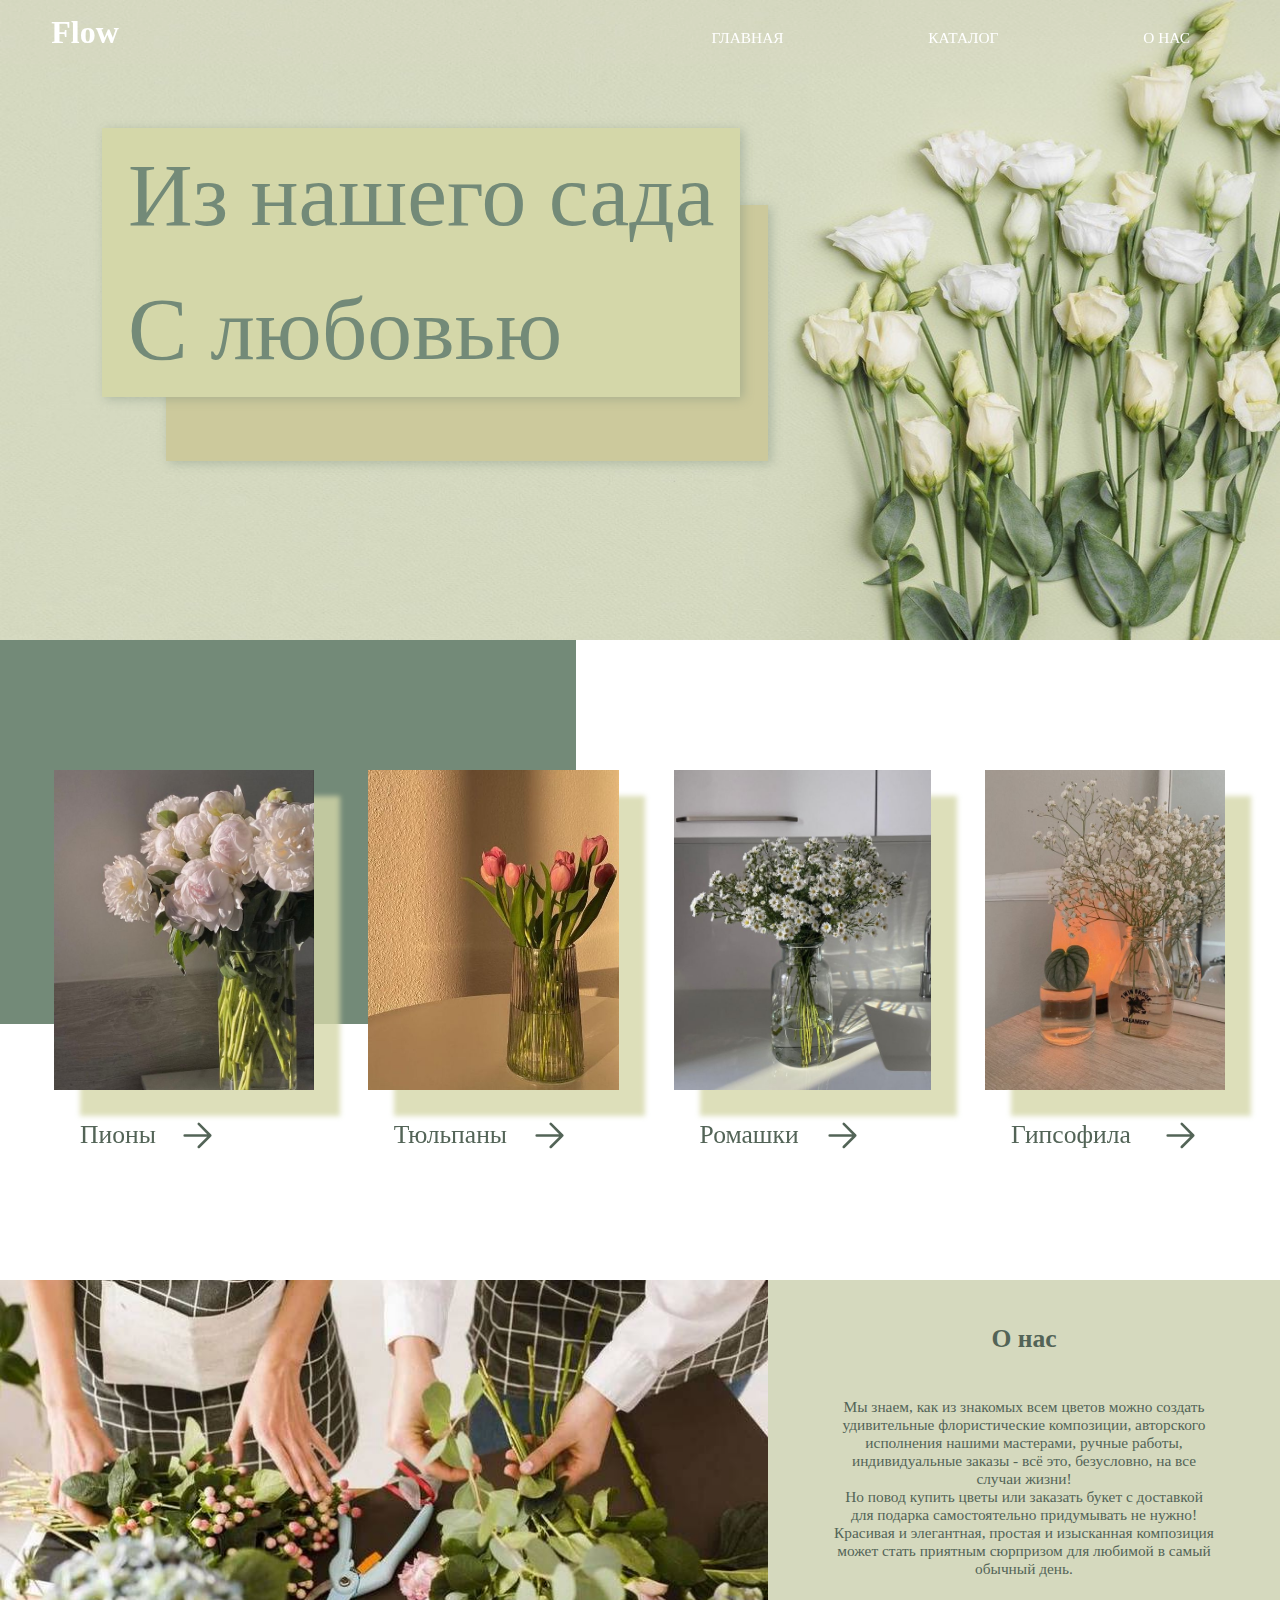
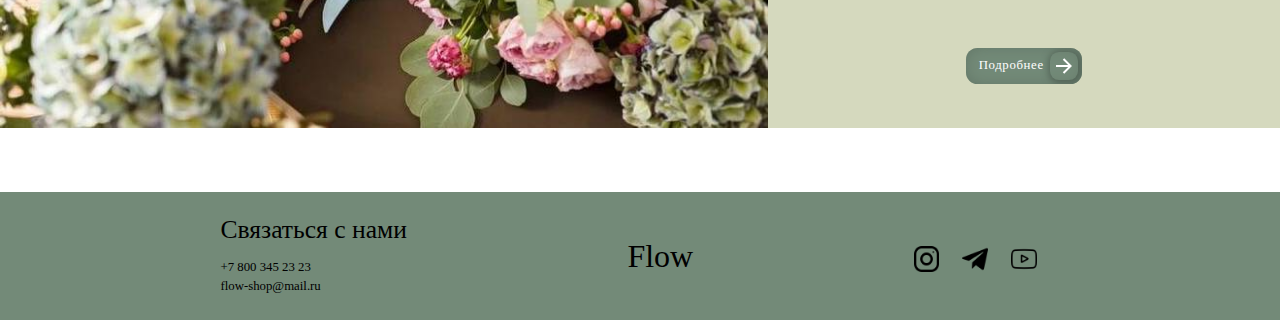
<file: index.html>
<!DOCTYPE html>
<html lang="ru">
<head>
    <meta charset="UTF-8">
    <meta name="viewport" content="width=device-width, initial-scale=1.0">
    <title>Flow - цветочный магазин</title>
    <meta name="keywords" content="Цветы, пионы, букеты, подарок">
	<meta name="description" content="Интернет магазин цветов с доставкой Flow">
    <link rel="stylesheet" href="style.css">
    <link rel="stylesheet" href="adaptive.css">
</head>
<body>
    <header class="header">
            <h2 class="logo header__logo">Flow</h2>
            <nav class="header__topmenu">
                <span class="header__topmenu-item"><a href="index.html">Главная</a></span>
                <span class="header__topmenu-item"><a href="#">Каталог</a>
                <div class="header__submenu">
                    <div class="header__submenu-link"><a href="index1.html">Пионы</a></div>
                    <div class="header__submenu-link"><a href="index2.html">Тюльпаны</a></div>
                    <div class="header__submenu-link"><a href="index3.html">Ромашки</a></div>
                    <div class="header__submenu-link"><a href="index4.html">Гипсофилы</a></div>
                </div>
            </span>
                <span class="header__topmenu-item"><a href='index5.html'>О нас</a></span>
            </nav>
    </header>
    <main>
        <article class="cover">
            <div class="cover__background-image">
                <img src="images/main.jpeg" alt="Фоновое изображение">
            </div>
            <div class="cover__title">Из нашего сада <br>С любовью</div>
            <div class="cover__substrate"></div>
        </article>
        <article class="catalouge">
            <div class="catalouge__substrate"></div>
            <div class="catalouge__card-box">
                <div class="card">
                    <div class="card__image">
                        <img src="images/cat-pion.jpeg" alt="Пионы">
                    </div>
                    <a href="index1.html">
                        <div class="card__title-1">Пионы
                            <svg class="w-6 h-6" stroke="currentColor" stroke-width="1.5" viewBox="0 0 24 24" fill="none" xmlns="http://www.w3.org/2000/svg">
                                <path d="M4.5 12h15m0 0l-6.75-6.75M19.5 12l-6.75 6.75" stroke-linejoin="round" stroke-linecap="round"></path></svg>
                        </div>
                    </a>
                </div>
                <div class="card">
                    <div class="card__image">
                        <img src="images/cat-tulips.jpeg" alt="Тюльпаны">
                    </div>
                    <a href="index2.html">
                        <div class="card__title-2">Тюльпаны
                            <svg class="w-6 h-6" stroke="currentColor" stroke-width="1.5" viewBox="0 0 24 24" fill="none" xmlns="http://www.w3.org/2000/svg">
                                <path d="M4.5 12h15m0 0l-6.75-6.75M19.5 12l-6.75 6.75" stroke-linejoin="round" stroke-linecap="round"></path></svg>
                        </div>
                    </a>
                </div>
                <div class="card">
                    <div class="card__image">
                        <img src="images/cat-dais.jpeg" alt="Ромашки">
                    </div>
                    <a href="index3.html">
                        <div class="card__title-3">Ромашки
                            <svg class="w-6 h-6" stroke="currentColor" stroke-width="1.5" viewBox="0 0 24 24" fill="none" xmlns="http://www.w3.org/2000/svg">
                                <path d="M4.5 12h15m0 0l-6.75-6.75M19.5 12l-6.75 6.75" stroke-linejoin="round" stroke-linecap="round"></path></svg>
                        </div>
                    </a>
                </div>
                <div class="card">
                    <div class="card__image">
                        <img src="images/cat-gyp.jpeg" alt="Гипсофила">
                    </div>
                    <a href="index4.html">
                        <div class="card__title-4">Гипсофила
                            <svg class="w-6 h-6" stroke="currentColor" stroke-width="1.5" viewBox="0 0 24 24" fill="none" xmlns="http://www.w3.org/2000/svg">
                                <path d="M4.5 12h15m0 0l-6.75-6.75M19.5 12l-6.75 6.75" stroke-linejoin="round" stroke-linecap="round"></path></svg>
                        </div>
                    </a>
                </div>            
            </div>
        </article>
        <article class="about">
            <div class="about__image">
                <img src="images/florist.jpeg" alt="Флористы">
            </div>
            <div class="about__text">
                <h2 class="about__title">О нас</h2>
                <div class="about__paragraphs">
                    <p>Мы знаем, как из знакомых всем цветов можно создать удивительные флористические композиции, авторского исполнения нашими мастерами, ручные работы, индивидуальные заказы - всё это, безусловно, на все случаи жизни!</p>
                    <p>Но повод купить цветы или заказать букет с доставкой для подарка самостоятельно придумывать не нужно! Красивая и элегантная, простая и изысканная композиция может стать приятным сюрпризом для любимой в самый обычный день.</p>
                </div>
                <a href='index5.html'>
                    <button class="button">Подробнее
                        <div class="button__icon">
                            <svg xmlns="http://www.w3.org/2000/svg" viewBox="0 0 24 24" width="24" height="24"><path fill="none" d="M0 0h24v24H0z"></path><path fill="currentColor" d="M16.172 11l-5.364-5.364 1.414-1.414L20 12l-7.778 7.778-1.414-1.414L16.172 13H4v-2z"></path></svg>
                        </div>
                    </button>
                </a>
            </div>
        </article>
    </main>
    <footer class="footer">
        <div class='footer__left-side'>
            <h2 class="footer__title">Связаться с нами</h2>
            <p class="footer__text">+7 800 345 23 23<br>flow-shop@mail.ru</p>
        </div>
        <div class="logo">Flow</div>
        <div class="footer__right-side">
            <div class="footer__sns">
            <div class="footer__sns-icon">
                <img src="images/instagram.png" alt="Инстаграм">
            </div>
            <div class="footer__sns-icon">
                <img src="images/telegram.png" alt="Телеграм">
            </div>
            <div class="footer__sns-icon">
                <img src="images/youtube.png" alt="Ютуб">
            </div>
            </div>
        </div>
        </div>
    </footer> 
</body>
</html>
</file>
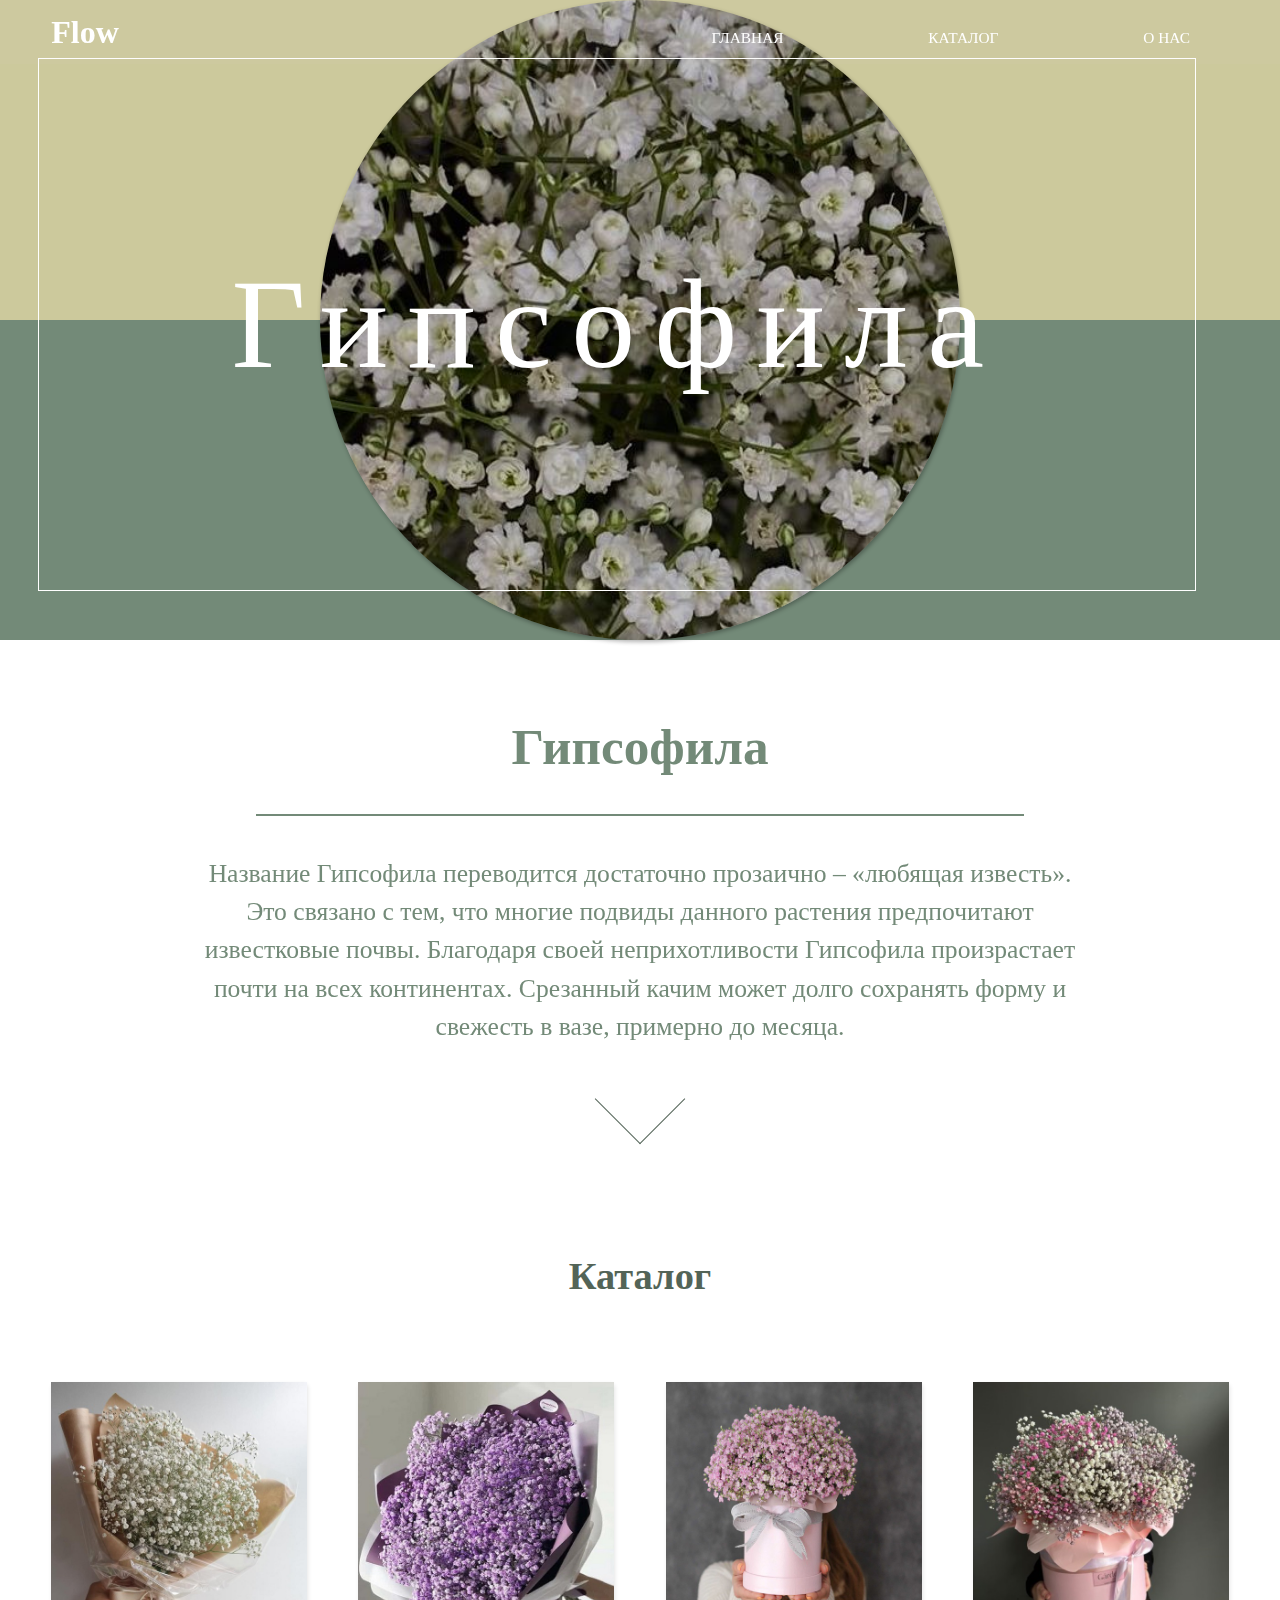
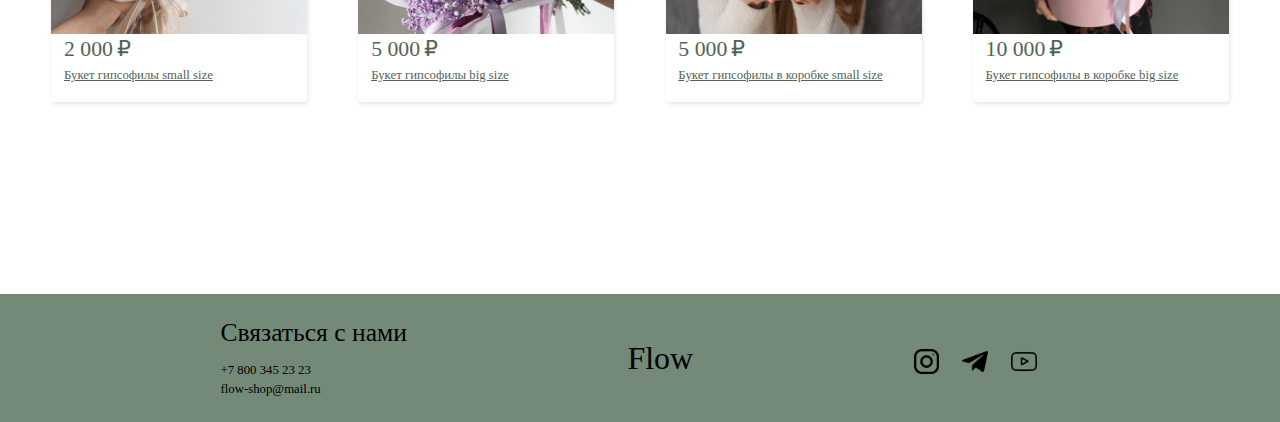
<file: index4.html>
<!DOCTYPE html>
<html lang="ru">
<head>
    <meta charset="UTF-8">
    <meta name="viewport" content="width=device-width, initial-scale=1.0">
    <title>Flow - Гипсофилы</title>
    <link rel="stylesheet" href="style4.css">
</head>
<body>
    <header class="header">
        <h2 class="logo header__logo">Flow</h2>
        <nav class="header__topmenu">
            <span class="header__topmenu-item"><a href="index.html">Главная</a></span>
            <span class="header__topmenu-item"><a href="#">Каталог</a>
            <div class="header__submenu">
                <div class="header__submenu-link"><a href="index1.html">Пионы</a></div>
                <div class="header__submenu-link"><a href="index2.html">Тюльпаны</a></div>
                <div class="header__submenu-link"><a href="index3.html">Ромашки</a></div>
                <div class="header__submenu-link"><a href="index4.html">Гипсофилы</a></div>
            </div>
        </span>
            <span class="header__topmenu-item"><a href='index5.html'>О нас</a></span>
        </nav>
</header>
</header>
    <main>
        <article class="cover">
            <div class="cover__top-side"></div>
            <div class="cover__bottom-side"></div>
            <div class="cover__image">
                <img src="images/gypmain.jpeg" alt="Фоновое изображение">
            </div>
            <div class="cover__title">Гипсофила</div>
        </article>
        <article class="content">
            <h1 class="content__title">Гипсофила</h1>
            <p class="content__text">Название Гипсофила переводится достаточно прозаично
                 – «любящая известь». Это связано с тем, что многие подвиды данного растения предпочитают известковые почвы. 
                 Благодаря своей неприхотливости Гипсофила произрастает почти на всех континентах.
                Срезанный качим может долго сохранять форму и свежесть в вазе, примерно до месяца.</p>
            <div class="container">
                <a data-scroll href="#container__bottom">
                    <div class="container__arrow"></div>
                </a>
            </div>
            <div id="container__bottom"></div>
        </article>
        <article class="flower-cards">
            <h1 class="flower-cards__title">Каталог</h1>
        <div class="flower-cards__box">
            <div class="card">
                <a href="" class="card__image">
                    <img src="images/gip1.jpg" alt="Букет small size">
                </a>
            <div class="card__card-bottom">
                <div class="card__price">2 000</div>
                <a href='' class="card__title">Букет гипсофилы small size</a>
            </div>
            </div>
            <div class="card">
                <a href="" class="card__image">
                    <img src="images/gip2.jpg" alt="Букет big size">
                </a>
            <div class="card__card-bottom">
                <div class="card__price">5 000</div>
                <a href='' class="card__title">Букет гипсофилы big size</a>
            </div>
            </div>
            <div class="card">
                <a href="" class="card__image">
                    <img src="images/gip3.jpg" alt="Букет в коробке small size">
                </a>
            <div class="card__card-bottom">
                <div class="card__price">5 000</div>
                <a href='' class="card__title">Букет гипсофилы в коробке small size</a>
            </div>
            </div>
            <div class="card">
                <a href="" class="card__image">
                    <img src="images/gip4.jpg" alt="Букет в коробке big size">
                </a>
            <div class="card__card-bottom">
                <div class="card__price">10 000</div>
                <a href='' class="card__title">Букет гипсофилы в коробке big size</a>
            </div>
            </div>
        </div>
        </article>
    </main>
    <footer class="footer">
        <div class='footer__left-side'>
            <h2 class="footer__title">Связаться с нами</h2>
            <p class="footer__text">+7 800 345 23 23<br>flow-shop@mail.ru</p>
        </div>
        <div class="logo">Flow</div>
        <div class="footer__right-side">
            <div class="footer__sns">
            <div class="footer__sns-icon">
                <img src="images/instagram.png" alt="Инстаграм">
            </div>
            <div class="footer__sns-icon">
                <img src="images/telegram.png" alt="Телеграм">
            </div>
            <div class="footer__sns-icon">
                <img src="images/youtube.png" alt="Ютуб">
            </div>
            </div>
        </div>
        </div>
    </footer> 
</body>
</html>
</file>
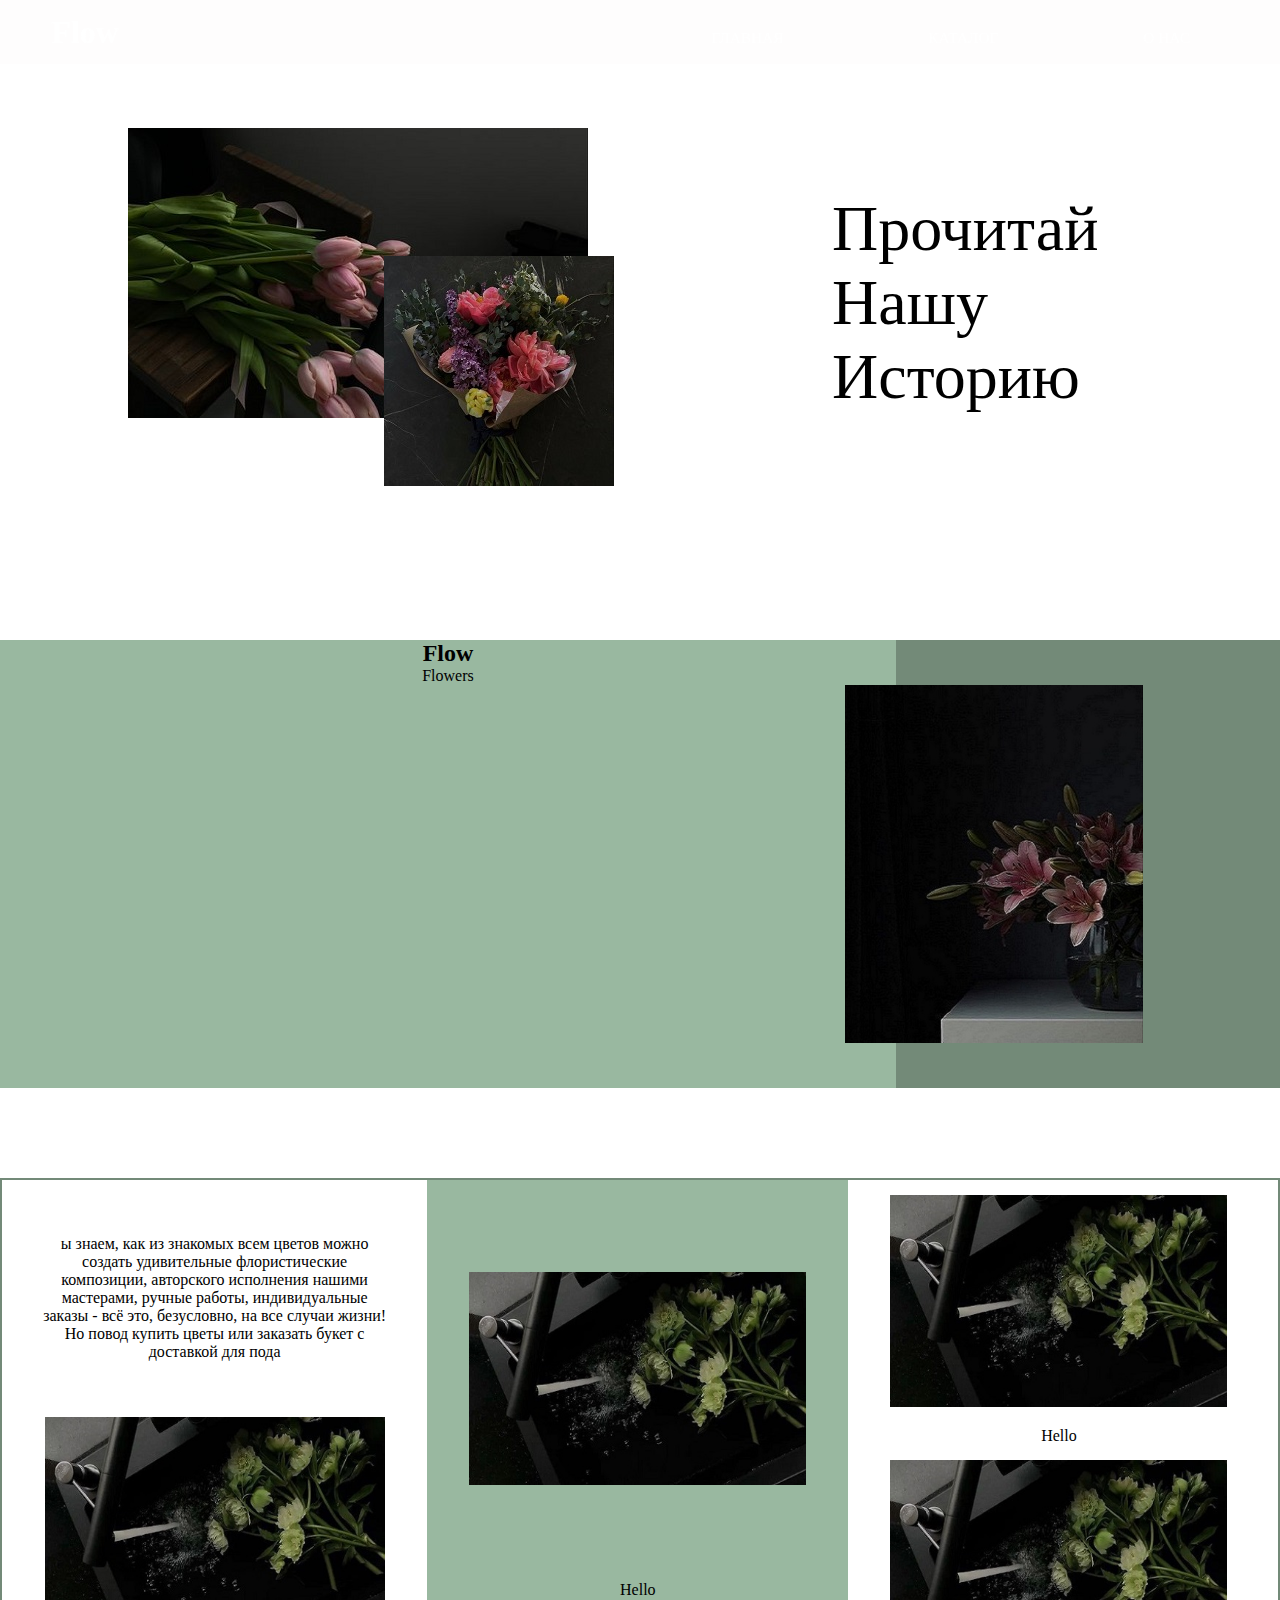
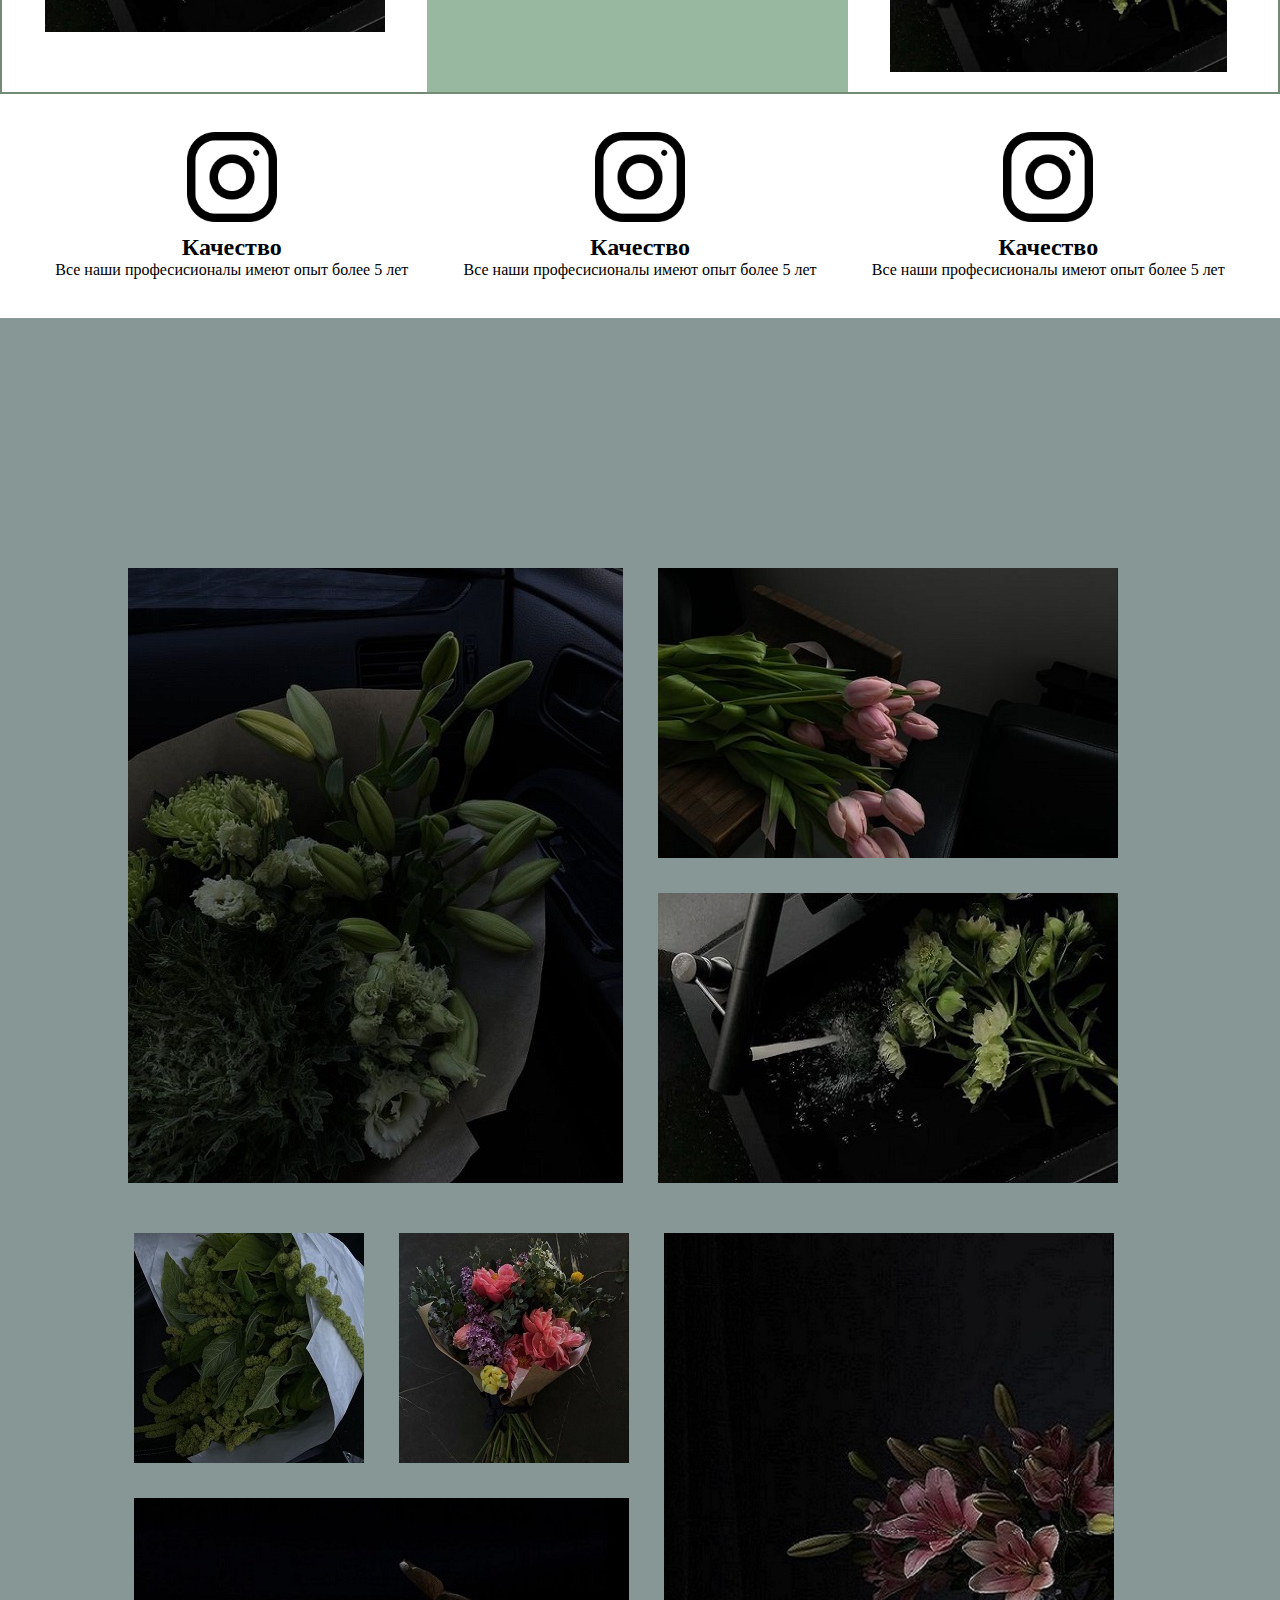
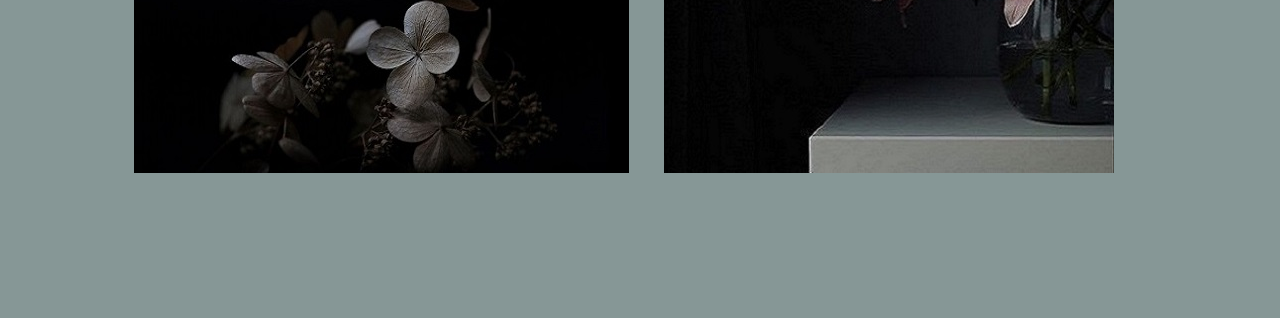
<file: index5.html>
<!DOCTYPE html>
<html lang="en">
<head>
    <meta charset="UTF-8">
    <meta http-equiv="X-UA-Compatible" content="IE=edge">
    <meta name="viewport" content="width=device-width, initial-scale=1.0">
    <title>Document</title>
    <link rel="stylesheet" href="style5.css">
</head>
<body>
    <header class="header">
        <h2 class="logo header__logo">Flow</h2>
        <nav class="header__topmenu">
            <span class="header__topmenu-item"><a href="index.html">Главная</a></span>
            <span class="header__topmenu-item"><a href="#">Каталог</a>
            <div class="header__submenu">
                <div class="header__submenu-link"><a href="index1.html">Пионы</a></div>
                <div class="header__submenu-link"><a href="index2.html">Тюльпаны</a></div>
                <div class="header__submenu-link"><a href="index3.html">Ромашки</a></div>
                <div class="header__submenu-link"><a href="index4.html">Гипсофилы</a></div>
            </div>
        </span>
            <span class="header__topmenu-item"><a href='index5.html'>О нас</a></span>
        </nav>
    </header>
    <section class="about-cover">
        <div class="about-cover__images">
        <div class="about-cover__image-1">
            <img src="images/flower2.jpg" alt="">
        </div>
        <div class="about-cover__image-2">
            <img src="images/flower5.jpg" alt="">
        </div>
        </div>
        <div class="about-cover__title">Прочитай<br>Нашу<br>Историю</div>
    </section>
    <section class="about-content">
        <div class="about-content__text">
            <h2 class="about-content__title">Flow</h2>
            <p class="about-content__paragraph">Flowers</p>
        </div>
        <div class="about-content__image">
            <img src="images/flower6.jpg" alt="">
        </div>
    </section>
    <div class="space"></div>
    <section class="content-box">
        <div class="box-item-1">
            <div class="box-item-1__text">ы знаем, как из знакомых всем цветов можно создать удивительные флористические композиции, авторского исполнения нашими мастерами, ручные работы, индивидуальные заказы - всё это, безусловно, на все случаи жизни!
                Но повод купить цветы или заказать букет с доставкой для пода</div>
            <div class="box-item-1__image">
                <img src="images/flower3.jpg" alt="">
            </div>
        </div>
        <div class="box-item-2">
            <div class="box-item-2__image">
                <img src="images/flower3.jpg" alt="">
            </div>
            <div class="box-item-2__text">Hello</div>
        </div>
        <div class="box-item-3">
            <div class="box-item-3__image-1">
                <img src="images/flower3.jpg" alt="">
            </div>
            <div class="box-item-3__text">Hello</div>
            <div class="box-item-3__image-2">
                <img src="images/flower3.jpg" alt="">
            </div>
        </div>
    </section>
    <section class="advantages">
        <div class="item advantages__item">
            <div class="advantages__image">
                <img src="images/instagram.png">
            </div>
            <h2 class="advantages__title">Качество</h2>
            <p class="advantages__text">Все наши професисионалы имеют опыт более 5 лет</p>
        </div>
        <div class="item advantages__item">
            <div class="advantages__image">
                <img src="images/instagram.png">
            </div>
            <h2 class="advantages__title">Качество</h2>
            <p class="advantages__text">Все наши професисионалы имеют опыт более 5 лет</p>
        </div>
        <div class="item advantages__item">
            <div class="advantages__image">
                <img src="images/instagram.png">
            </div>
            <h2 class="advantages__title">Качество</h2>
            <p class="advantages__text">Все наши професисионалы имеют опыт более 5 лет</p>
        </div>
    </section>

    <section class="portfolio">
        <div class="grid-portfolio-1">
        <img src="images/flower1.jpg" class="photo-1">
        <img src="images/flower2.jpg" class="photo-2">
        <img src="images/flower3.jpg" class="photo-3">
        </div>
        <div class="grid-portfolio-2">
        <img src="images/flower4.jpg" class="photo-4">
        <img src="images/flower5.jpg" class="photo-5">
        <img src="images/flower6.jpg" class="photo-6">
        <img src="images/flower7.jpg" class="photo-7">
        </div>
    </section>
</body>
</html>
</file>
<file: style.css>
* {
  margin: 0;
}

.header {
  position: fixed;
  display: flex;
  align-items: center;
  top: 0;
  left: 0;
  width: 100%;
  height: 5vw;
  background: rgba(233, 224, 224, 0.05);
  padding: 0 4vw;
  color: #fff;
  z-index: 1;
}

.header__logo {float: left;}
  
.logo {font-size: 2.5vw;}
  
.header__topmenu {
  display: flex;
  flex-direction: row;
  justify-content: space-evenly;
  align-items: center;
  margin-left: 40vw;
  width: 50vw;
  padding-right: 8vw;
  font-size: 1.2vw;
  padding: 1vw 0 0 0;
}
  
.header__topmenu-item {
  list-style: none;
  color: #fff;
  position: relative;
  text-transform: uppercase;
  padding: 1vw 5vw;
}
  
.header__topmenu-item a {
  color: #fff;
  text-decoration: none;
  text-align: center;
}
  
.header__topmenu-item:hover {
  background-color: #738a78;
  color: #ccc99c;
  transition: all 0.3s ease;
}
  
.header__topmenu-item a:hover {
  color: #ccc99c;
  transition: all 0.3s ease;
}
  
.header__submenu {
  position: absolute;
  left: 0;
  top: 100%;
  width: 100%;
  display: none;
}
  
.header__submenu-link {
  text-align: left;
  padding: 10px;
  margin-bottom: 5px;
  border-left: 1px solid #fff;
}
.header__topmenu-item:hover .header__submenu {display: block;}

.header__submenu-link:hover {border-left: 1px solid #738a78;}

.header__submenu-link a:hover {color:#738a78;}

.header__topmenu-item:hover .header__submenu-link:hover {background-color: #ccc99c;}

.cover {
  position: relative;
  height: 50vw;
}

.cover__background-image > img {
  width: 100%;
  height: 50vw;
}

.cover__title {
  position: absolute;
  top: 10vw;
  left: 8vw;
  color: #738a78;
  font-size: 7vw;
  line-height: 1.5;
  background-color: #d4d7a9;
  box-shadow: 3px 2px 10px rgba(115, 138, 120, 0.4);
  padding: 0 2vw 0 2vw;
  z-index: 1;
}

.cover__substrate {
  position: absolute;
  top: 16vw;
  left: 13vw;
  background-color: #ccc99c;
  box-shadow: 3px 2px 10px rgba(115, 138, 120, 0.4);
  height: 20vw;
  width: 47vw;
}

.catalouge {
  height: 50vw;
  position: relative;
}

.catalouge__substrate{
  position: absolute;
  top: 0;
  left: 0;
  height: 30vw;
  width: 45vw;
  background-color: #738a78;
}

.catalouge__card-box {
  display: flex;
  justify-content: space-evenly;
  height: 50vw;
  align-items: center;
  flex-basis: 25%;
}

.card {
  display: flex;
  flex-direction: column;
  z-index: 1;
  position: relative;
}

.card__image > img {
  height: 25vw;
  box-shadow: 2vw 2vw 0.4vw rgba(212, 215, 169, 0.8);
}

.card__title-1,
.card__title-2,
.card__title-3,
.card__title-4 {  
  font-size: 2vw;
  padding: 2vw 0 0 2vw;
  position: relative;
}

.card__title-1 svg {
  width: 1.6em;
  margin: -0.2em 0.8em 1em;
  position: absolute;
  top: 2vw;
  left: 8vw;
  display: flex;
  transition: all 0.4s ease;
}

.card__title-2 svg {
  width: 1.6em;
  margin: -0.2em 0.8em 1em;
  position: absolute;
  top: 2vw;
  left: 11vw;
  display: flex;
  transition: all 0.4s ease;
}

.card__title-3 svg {
  width: 1.6em;
  margin: -0.2em 0.8em 1em;
  position: absolute;
  top: 2vw;
  left: 10vw;
  display: flex;
  transition: all 0.4s ease;
}

.card__title-4 svg {
  width: 1.6em;
  margin: -0.2em 0.8em 1em;
  position: absolute;
  top: 2vw;
  left: 12vw;
  display: flex;
  transition: all 0.4s ease;
}

.card__title-1:hover svg,
.card__title-2:hover svg,
.card__title-3:hover svg,
.card__title-4:hover svg {
  transform: translateX(3vw);
}

.card a {
  text-decoration: none;
  color: #536457;
}

.about {
  display: flex;
  height: 35vw;
}

.about__image {width: 60vw;}

.about__image > img {
  width: 100%;
  height: 100%;
}

.about__text {
  display: flex;
  flex-direction: column;
  justify-content: space-evenly;
  align-items: center;
  background-color: #d5d9be;
  height: 100%;
  width: 40vw;
  text-align: center;
  color: #536457;
}

.about__title {font-size: 2vw;}

.about__paragraphs {
  width: 30vw;
  font-size: 1.2vw;
}

.button {
  background: #738a78;
  color: white;
  font-family: inherit;
  padding: 0.45em;
  padding-left: 1.0em;
  font-size: 1vw;
  font-weight: 500;
  border-radius: 0.9em;
  border: none;
  letter-spacing: 0.05em;
  display: flex;
  align-items: center;
  box-shadow: inset 0 0 1.6em -0.6em #536457;
  overflow: hidden;
  position: relative;
  height: 2.8em;
  padding-right: 3em;
  margin-top: 2vw;
}

.about__text a {text-decoration: none;}

.button__icon {
  margin-left: 1em;
  position: absolute;
  display: flex;
  align-items: center;
  justify-content: center;
  height: 2.2em;
  width: 2.2em;
  border-radius: 0.7em;
  box-shadow: 0.1em 0.1em 0.6em 0.2em #536457;
  right: 0.3em;
  transition: all 0.3s;
}

.button:hover {
  transform: translate(-0.05em, -0.05em);
  box-shadow: 0.15em 0.15em #364138;
}

.button:active {
  transform: translate(0.05em, 0.05em);
  box-shadow: 0.05em 0.05em #364138;
}

.footer {
  height: 10vw;
  background-color: #738a78;
  margin-top: 5vw;
  display: flex;
  justify-content: space-evenly;
  align-items: center;
}

.footer__title {
  font-weight: 300;
  font-size: 2vw;
  margin-bottom: 1vw;
}

.footer__text {
  line-height: 1.5em;
  font-size: 1vw;
}

.footer__sns {display: flex;}

.footer__sns-icon {
  height: 2vw;
  width: 2vw;
  padding: 0.5vw 1.8vw 0 0;
}

.footer__sns-icon > img {
  height: 100%;
  width: 100%;
}
</file>
<file: adaptive.css>
@media (max-width: 1000px) {
    .catalouge {height: auto;}

    .catalouge__substrate {
        height: 40vw;
        width: 55vw;
    }
      
    .catalouge__card-box {
        height: auto;
        flex-wrap: wrap;
    }
      
    .card {
        flex-basis: 50%;
        padding: 5vw 0 5vw 0;
        align-items: center;
    }

    .card__image > img {
        height: 40vw;
        width: 30vw;
    }
      
    .card__title-1,
    .card__title-2,
    .card__title-3,
    .card__title-4 {font-size: 3vw;}

    .card__title-1 svg {left: 9vw;}
      
    .card__title-2 svg {left: 13.5vw;}
    
    .card__title-3 svg {left: 12vw;}
      
    .card__title-4 svg {left: 14vw;}
}

@media (max-width: 800px) {
    .about {
        flex-direction: column;
        height: auto;
        align-items: center;
    }
      
    .about__image {
        width: 90%;
        height: 50vw;
    }
            
    .about__text {
        height: 100%;
        width: 90%;
        margin-top: 2vw;
    }
      
    .about__title {
        margin-top: 2vw;
        font-size: 3vw;
    }
      
    .about__paragraphs {
        display: flex;
        justify-content: space-evenly;
        text-align: left;
        margin: 2vw 0;
        width: 90%;
    }

    .about__paragraphs p {
        width: 45%;
        font-size: 2vw;
        margin: 0;
    }
      
    .button {
        font-size: 1.8vw;
        margin: 2vw auto;
    }
      
    .footer {
        height: auto;
    }
      
    .footer__left-side {
        display: flex;
        align-items: center;
        justify-content: space-evenly;
        width: 60%;
        margin: 2vw 0;
    }

    .footer__right-side {
    }

    .footer__title{
        font-size: 3vw;
    }
      
    .footer__text {
        line-height: 2em;
        font-size: 2.3vw;
    }
      
    .logo {display: none;}
        
    .footer__sns-icon > img {
        height: 3vw;
        width: 3vw;
        padding: 0 2vw 0 2vw;
    }  
}
</file>
<file: style4.css>
* {margin: 0;}

.header {
  position: fixed;
  display: flex;
  align-items: center;
  top: 0;
  left: 0;
  width: 100%;
  height: 5vw;
  background: rgba(233, 224, 224, 0.05);
  padding: 0 4vw;
  color: #fff;
  z-index: 1;
}

.header__logo {float: left;}
  
.logo {font-size: 2.5vw;}
  
.header__topmenu {
  display: flex;
  flex-direction: row;
  justify-content: space-evenly;
  align-items: center;
  margin-left: 40vw;
  width: 50vw;
  padding-right: 8vw;
  font-size: 1.2vw;
  padding: 1vw 0 0 0;
}
  
.header__topmenu-item {
  list-style: none;
  color: #fff;
  position: relative;
  text-transform: uppercase;
  padding: 1vw 5vw;
}
  
.header__topmenu-item a {
  color: #fff;
  text-decoration: none;
  text-align: center;
}
  
.header__topmenu-item:hover {
  background-color: #738a78;
  color: #ccc99c;
  transition: all 0.3s ease;
}
  
.header__topmenu-item a:hover {
  color: #ccc99c;
  transition: all 0.3s ease;
}
  
.header__submenu {
  position: absolute;
  left: 0;
  top: 100%;
  width: 100%;
  display: none;
}
  
.header__submenu-link {
  text-align: left;
  padding: 10px;
  margin-bottom: 5px;
  border-left: 1px solid #fff;
}
.header__topmenu-item:hover .header__submenu {display: block;}

.header__submenu-link:hover {border-left: 1px solid #738a78;}

.header__submenu-link a:hover {color:#738a78;}

.header__topmenu-item:hover .header__submenu-link:hover {background-color: #ccc99c;}
  
.cover {
  height: 50vw;
  position: relative;
}  

.cover__top-side {
  background-color: #ccc99c;
  height: 50%;
}

.cover__bottom-side {
  background-color: #738a78;
  height: 50%;
}

.cover__image img {
  position: absolute;
  top: 0;
  left: 25%;
  border-radius: 50%;
  box-shadow: 1px 2px 4px rgba(0, 0, 0, 0.3);
  height: 50vw;
  width: 50vw;
}

.cover__title {
  position: absolute;
  top: 9%;
  left: 3%;
  font-size: 10vw;
  padding: 15vw 15vw;
  border: 1px solid #fff;
  color: #fff;
  letter-spacing: 0.15em;
  font-weight: normal;
  text-align: center;
}

.content {
  display: flex;
  flex-direction: column;
  justify-content: center;
  height: 40vw;
  text-align: center;
}

.content__title {
  font-size: 4vw;
  color: #738a78;
  border-bottom: 2px solid #738a78;
  margin: 3vw 20vw 2vw 20vw;
  padding: 3vw;
  z-index: 1;
}

.content__text {
  line-height: 1.5;
  color: #738a78;
  font-size: 2vw;
  margin: 1vw 15vw 0 15vw;
  z-index: 1;
}

.container__arrow {
  box-sizing: border-box;
  height: 5vw;
  width: 5vw;
  border-style: solid;
  border-color: #536457;
  border-width: 0px 1px 1px 0px;
  transform: rotate(45deg);
  transition: border-width 150ms ease-in-out;
}

.container__arrow:hover {
  border-bottom-width: 4px;
  border-right-width: 4px;
}

.container {
  display: flex;
  align-items: center;
  justify-content: center;
  height: 100vh;
}

#container__bottom {height: 1vw;}

.flower-cards {height: 45vw;}

.flower-cards__title {
  text-align: center;
  font-size: 3vw;
  color: #536457;
  margin: 8vw 0 4vw 0
}

.flower-cards__box {
  display: flex;
  justify-content: space-evenly;
  height: 30vw;
  align-items: center;
}

.card {
  display: flex;
  flex-direction: column;
  justify-content: flex-end;
  box-shadow: 1px 2px 4px rgba(0, 0, 0, 0.1);
  border-radius: 4px;
  transition: 0.2s;
  position: relative;
  width: 20vw;
  min-height: 25vw;
  color: #536457;
}

.card:hover {box-shadow: 2vw 2vw 0.4vw rgba(212, 215, 169, 0.8);}

.card__image {
  overflow: hidden;
  position: absolute;
  top: 0;
  left: 0;
  width: 100%;
  height: 79%;
}

.card__image > img {
  width: 20vw;
  height: 20vw;
  object-fit: contain;
  transition: 0.2s;
}

.card__image:hover > img {transform: scale(1.1);}

.card__card-bottom {padding: 1vw;}
  
.card__price {
  margin-bottom: 0.3vw;
  font-size: 1.7vw;
}

.card__price:after {
  content: "₽";
  margin-left: 4px;
  position: relative;
}

.card__title {
  display: block;
  margin-bottom: 0.3vw;
  font-weight: 400;
  font-size: 1vw;
  line-height: 150%;
  color: #536457;
}
  
.card__title:hover {color: #536457;}

.footer {
  height: 10vw;
  background-color: #738a78;
  margin-top: 5vw;
  display: flex;
  justify-content: space-evenly;
  align-items: center;
}

.footer__title {
  font-weight: 300;
  font-size: 2vw;
  margin-bottom: 1vw;
}

.footer__text {
  line-height: 1.5em;
  font-size: 1vw;
}

.footer__sns {display: flex;}

.footer__sns-icon {
  height: 2vw;
  width: 2vw;
  padding: 0.5vw 1.8vw 0 0;
}

.footer__sns-icon > img {
  height: 100%;
  width: 100%;
}
</file>
<file: style5.css>
* {
  margin: 0;
}

.header {
  position: fixed;
  display: flex;
  align-items: center;
  top: 0;
  left: 0;
  width: 100%;
  height: 5vw;
  background: rgba(233, 224, 224, 0.05);
  padding: 0 4vw;
  color: #fff;
  z-index: 1;
}

.header__logo {float: left;}
  
.logo {font-size: 2.5vw;}
  
.header__topmenu {
  display: flex;
  flex-direction: row;
  justify-content: space-evenly;
  align-items: center;
  margin-left: 40vw;
  width: 50vw;
  padding-right: 8vw;
  font-size: 1.2vw;
  padding: 1vw 0 0 0;
}
  
.header__topmenu-item {
  list-style: none;
  color: #fff;
  position: relative;
  text-transform: uppercase;
  padding: 1vw 5vw;
}
  
.header__topmenu-item a {
  color: #fff;
  text-decoration: none;
  text-align: center;
}
  
.header__topmenu-item:hover {
  background-color: #738a78;
  color: #ccc99c;
  transition: all 0.3s ease;
}
  
.header__topmenu-item a:hover {
  color: #ccc99c;
  transition: all 0.3s ease;
}
  
.header__submenu {
  position: absolute;
  left: 0;
  top: 100%;
  width: 100%;
  display: none;
}
  
.header__submenu-link {
  text-align: left;
  padding: 10px;
  margin-bottom: 5px;
  border-left: 1px solid #fff;
}
.header__topmenu-item:hover .header__submenu {display: block;}

.header__submenu-link:hover {border-left: 1px solid #738a78;}

.header__submenu-link a:hover {color:#738a78;}

.header__topmenu-item:hover .header__submenu-link:hover {background-color: #ccc99c;}

.about-cover {
  position: relative;
  height: 50vw;
}

.about-cover__image-1 {
  position: absolute;
  top: 10vw;
  left: 10vw;
}

.about-cover__image-2 {
  position: absolute;
  top: 20vw;
  left: 30vw;
}

.about-cover__title {
  position: absolute;
  top: 15vw;
  left: 65vw;
  font-size: 5vw;
}

.about-content {
  display: flex;
  justify-content: space-evenly;
  align-items: center;
  height: 35vw;
}

.about-content__text {
  width: 70vw;
  height: 100%;
  background-color: #99b8a0;
  text-align: center;
}

.about-content__image {
  width: 30vw;
  height: 100%;
  background-color: #738a78;
  text-align: center;
  position: relative;
}

.about-content__image > img {
  position: absolute;
  left: -4vw;
  top: 3.5vw;
  height: 80%;
}

.space {height: 7vw;}

.content-box {
  display: flex;
  height: 40vw;
  content: "";
  border: 2px solid #738a78;
}

.box-item-1 {
  height: 100%;
  width: 33.33%;
  display: flex;
  flex-direction: column;
  justify-content: space-evenly;
  align-items: center;
}

.box-item-1__text {
  text-align: center;
  padding: 0 3vw;
}

.box-item-1__image,
.box-item-2__image,
.box-item-3__image-1,
.box-item-3__image-2 {
  width: 80%;
}

.box-item-1__image > img,
.box-item-2__image > img,
.box-item-3__image-1 > img,
.box-item-3__image-2 > img {
  width: 100%;
}

.box-item-2 {
  background-color: #99b8a0;
  height: 100%;
  width: 33%;
  display: flex;
  flex-direction: column;
  justify-content: space-evenly;
  align-items: center;
}

.box-item-3 {
  height: 100%;
  width: 33%;
  display: flex;
  flex-direction: column;
  justify-content: space-evenly;
  align-items: center;
}

.advantages {
  display: flex;
  justify-content: space-evenly;
}

.advantages__item {
  margin: 3vw 0;
}

.item {
  display: flex;
  flex-direction: column;
  justify-content: center;
  align-items: center;
}

.advantages__image {
  height: 7vw;
  width: 7vw;
  padding-bottom: 1vw;
}

.advantages__image > img {
  height: 100%;
  width: 100%;
}


.portfolio {
    background-color: rgba(14, 48, 45, 0.5);
    height: 1600px;
  }
  
  .grid-portfolio-1 {
    display: grid;
    grid-template-columns: 495px 460px;
    grid-template-rows: 290px 290px;
    grid-column-gap: 35px;
    grid-row-gap: 35px;
    justify-content: center;
    padding-top: 250px;
  }
  
  .photo-1 {
    grid-column-start: 1;
    grid-column-end: 2;
    grid-row-start: 1;
  }
  
  .photo-2 {
    grid-column-start: 2;
    grid-column-end: 3;
    grid-row-start: 1;
  }
  
  .photo-3 {
    grid-column-start: 2;
    grid-column-end: 4;
    grid-row-start: 2;
    grid-row-end: 3;
  }
  
  .grid-portfolio-2 {
    display: grid;
    grid-template-columns: 230px 230px 460px;
    grid-template-rows: 230px 260px;
    grid-column-gap: 35px;
    grid-row-gap: 35px;
    justify-content: center;
    padding-top: 50px;
    padding-right: 23px;
  }
  
  .photo-6 {
    grid-column-start: 3;
    grid-column-end: 4;
    grid-row-start: 1;
    grid-row-end: 3;
  }
</file>
